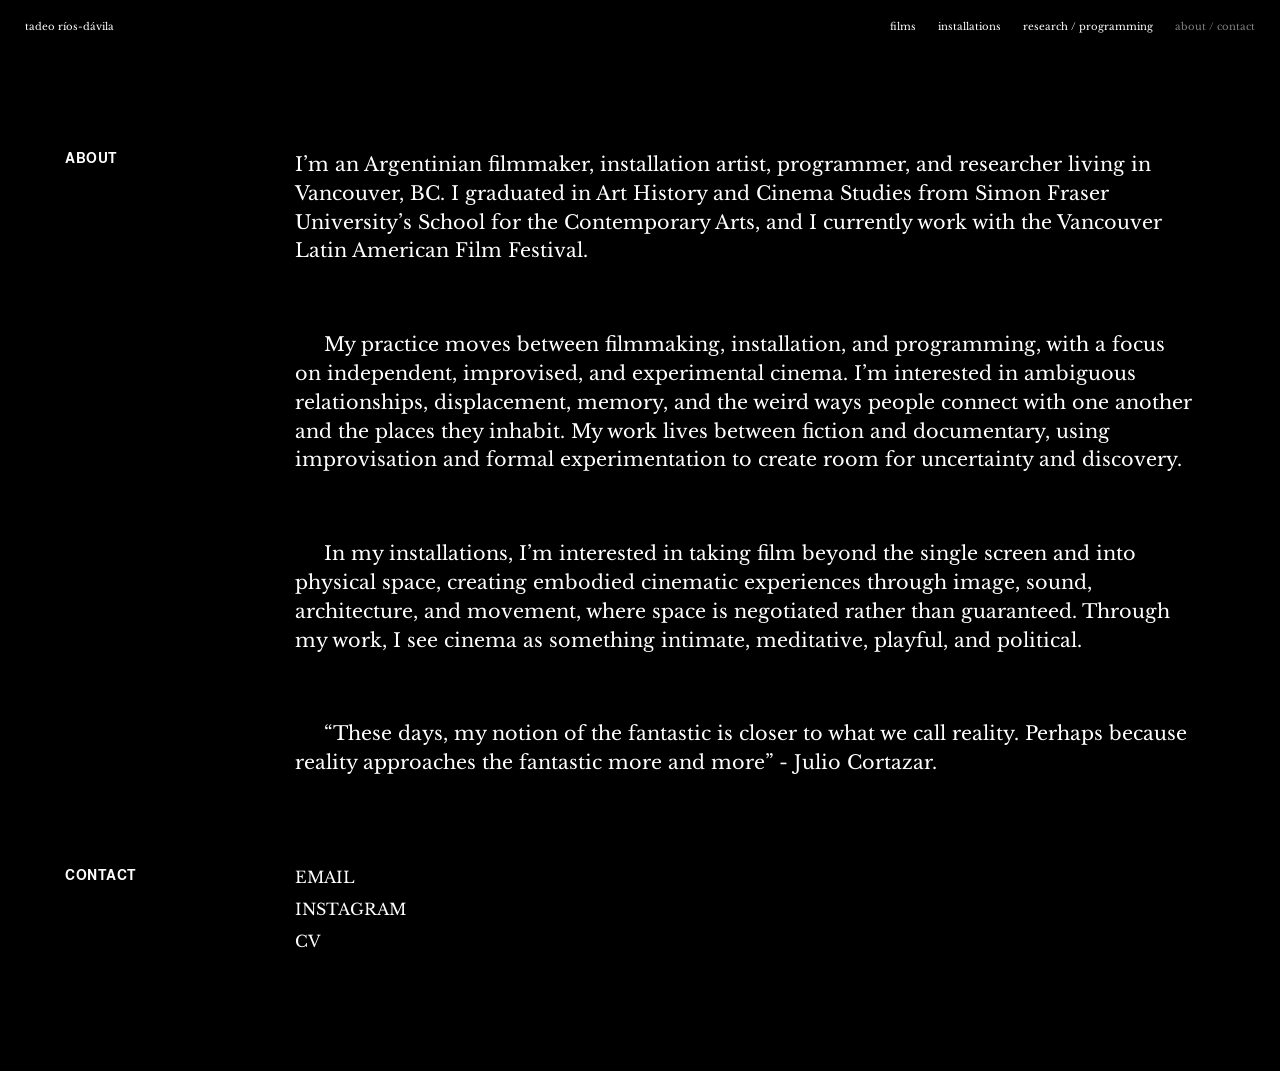
<file: about/index.html>
<!DOCTYPE html>
<html lang="en">
<head>
  <meta charset="UTF-8">
  <meta name="viewport" content="width=device-width, initial-scale=1.0">
  <title>about / contact — tadeo ríos-dávila</title>

  <link rel="preconnect" href="https://fonts.googleapis.com">
  <link rel="preconnect" href="https://fonts.gstatic.com" crossorigin>
  <link href="https://fonts.googleapis.com/css2?family=Almarai:ital,wght@1,800&family=Libre+Baskerville:wght@400;700&display=swap" rel="stylesheet">

  <link rel="stylesheet" href="/assets/site-transition.css">
</head>
<body>

<div id="site-transition-overlay"></div>

<div id="about-page">

  <nav class="about-navigation">
    <a href="/" class="about-nav-name">tadeo ríos-dávila</a>
    <div class="about-nav-links">
      <a href="/films">films</a>
      <a href="/installations">installations</a>
      <a href="/research">research / programming</a>
      <a href="/about" class="about-nav-current">about / contact</a>
    </div>
  </nav>

  <main class="about-content">

    <!-- ABOUT -->
    <section class="about-statement">
      <div class="about-label">ABOUT</div>
      <div class="about-text">
        <p>I’m an Argentinian filmmaker, installation artist, programmer, and researcher living in Vancouver, BC. I graduated in Art History and Cinema Studies from Simon Fraser University’s School for the Contemporary Arts, and I currently work with the Vancouver Latin American Film Festival.

        <p>My practice moves between filmmaking, installation, and programming, with a focus on independent, improvised, and experimental cinema. I’m interested in ambiguous relationships, displacement, memory, and the weird ways people connect with one another and the places they inhabit. My work lives between fiction and documentary, using improvisation and formal experimentation to create room for uncertainty and discovery.

        <p>In my installations, I’m interested in taking film beyond the single screen and into physical space, creating embodied cinematic experiences through image, sound, architecture, and movement, where space is negotiated rather than guaranteed. Through my work, I see cinema as something intimate, meditative, playful, and political. 

        <p>“These days, my notion of the fantastic is closer to what we call reality. Perhaps because reality approaches the fantastic more and more” - Julio Cortazar.
        
      </div>
    </section>

    <!-- CONTACT -->
    <section class="contact-section">
      <div class="about-label">CONTACT</div>
      <div class="contact-links">
        <a href="mailto:rios.tadeo.ca@gmail.com">EMAIL</a>
        <a href="https://www.instagram.com/storiesonthebidet/">INSTAGRAM</a>
        <a href="YOUR-CV-URL">CV</a>
      </div>
    </section>

  </main>

<style>

#about-page {
  min-height: 100vh;
  width: 100%;
  background: #000;
  color: #fff;
  font-family: "Libre Baskerville", serif;
  box-sizing: border-box;
}

.about-navigation {
  position: fixed;
  z-index: 50;
  top: 22px;
  left: 25px;
  right: 25px;
  display: flex;
  align-items: center;
  justify-content: space-between;
  font-size: 10px;
  line-height: 1;
}

.about-navigation a {
  color: #fff;
  text-decoration: none;
  border: none;
  box-shadow: none;
  transition: opacity 0.3s ease;
}

.about-navigation a:hover { opacity: 0.45; }
.about-nav-name { flex-shrink: 0; }
.about-nav-links { display: flex; align-items: center; gap: 22px; }
.about-nav-current { opacity: 0.5; }

.about-content {
  width: 100%;
  max-width: 1200px;
  margin: 0 auto;
  padding: 150px 25px 120px;
  box-sizing: border-box;
}

.about-statement {
  display: grid;
  grid-template-columns: 180px minmax(0, 900px);
  column-gap: 50px;
  margin-bottom: 90px;
}

.about-label {
  font-family: "Almarai", sans-serif;
  font-size: 14px;
  font-weight: 700;
  letter-spacing: 0.04em;
}

.about-text {
  font-size: clamp(17px, 1.5vw, 22px);
  line-height: 1.5;
}
  
.about-text p {
  margin: 0 0 30px;
  text-indent: 1.5em;
}

.about-text p:first-child {
  text-indent: 0;
}

.about-text p:last-child {
  margin-bottom: 0;
}

.about-text p + p {
  padding-top: 35px;
}
  
.contact-section {
  display: grid;
  grid-template-columns: 180px 1fr;
  column-gap: 50px;
}

.contact-links {
  display: flex;
  flex-direction: column;
  align-items: flex-start;
  gap: 12px;
}
.contact-links a {
  color: #fff;
  font-family: "Libre Baskerville", serif;
  font-size: 16px;
  text-decoration: none;
  border: none;
  box-shadow: none;
  transition: opacity 0.3s ease;
}

.contact-links a:hover { opacity: 0.45; }

@media (max-width: 700px) {
  .about-navigation { top: 18px; left: 18px; right: 18px; font-size: 8px; }
  .about-nav-links { gap: 10px; }
  .about-content { padding: 115px 18px 80px; }
  .about-statement, .contact-section { display: block; }
  .about-label { margin-bottom: 30px; }
  .about-statement { margin-bottom: 100px; }
  .about-text { font-size: 18px; }
}

</style>

</div>

<script src="/assets/site-transition.js"></script>
</body>
</html>
</file>
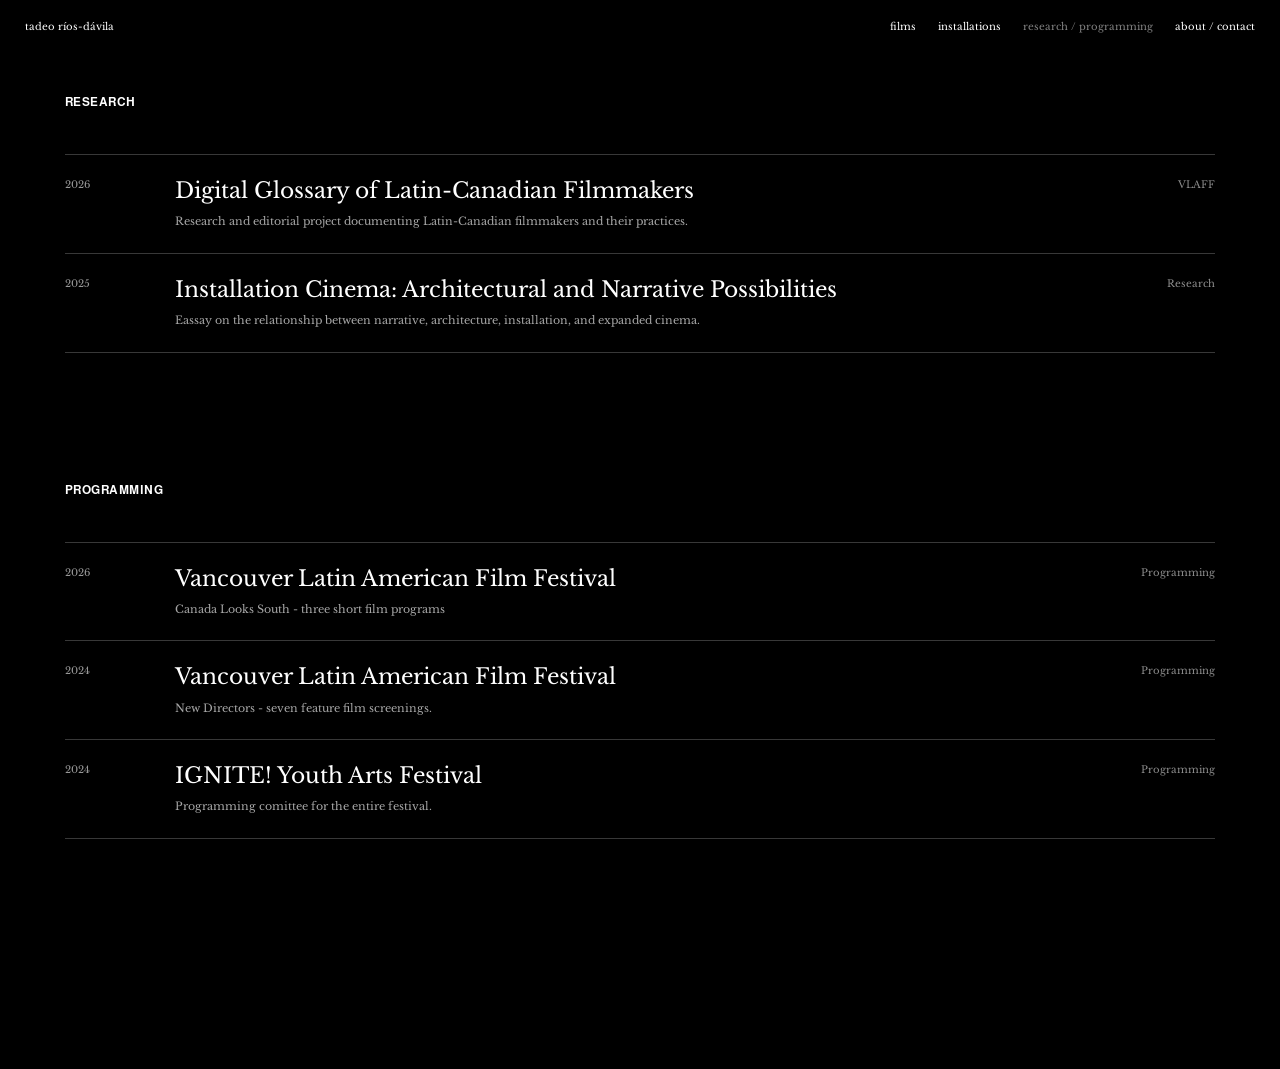
<file: research/index.html>
<!DOCTYPE html>
<html lang="en">
<head>
  <meta charset="UTF-8">
  <meta name="viewport" content="width=device-width, initial-scale=1.0">
  <title>research / programming — tadeo ríos-dávila</title>

  <link rel="preconnect" href="https://fonts.googleapis.com">
  <link rel="preconnect" href="https://fonts.gstatic.com" crossorigin>
  <link href="https://fonts.googleapis.com/css2?family=Almarai:ital,wght@1,800&family=Libre+Baskerville:wght@400;700&display=swap" rel="stylesheet">

  <link rel="stylesheet" href="/assets/site-transition.css">
</head>
<body>

<div id="site-transition-overlay"></div>

<div id="research-page">

  <nav class="quiet-navigation">
    <a href="/" class="quiet-nav-name">tadeo ríos-dávila</a>
    <div class="quiet-nav-links">
      <a href="/films">films</a>
      <a href="/installations">installations</a>
      <a href="/research" class="quiet-nav-current">research / programming</a>
      <a href="/about">about / contact</a>
    </div>
  </nav>

  <main class="research-content">

    <!-- RESEARCH -->
    <section class="research-section">
      <div class="research-label">RESEARCH</div>

      <div class="research-list">

        <article
          class="research-entry"
          data-type="placeholder"
          data-message="This project is currently in development."
          role="button"
          tabindex="0"
          aria-label="Digital Glossary of Latin-Canadian Filmmakers — currently in development"
        >
          <div class="research-year">2026</div>
          <div class="research-main">
            <div class="research-title">Digital Glossary of Latin-Canadian Filmmakers</div>
            <div class="research-description">
              Research and editorial project documenting Latin-Canadian filmmakers and their practices.
            </div>
          </div>
          <div class="research-context">VLAFF</div>
        </article>

        <article
          class="research-entry"
          data-type="pdf"
          data-href="RESEARCH-PDF-URL-2"
          role="button"
          tabindex="0"
          aria-label="Open PDF: Installation Cinema: Architectural and Narrative Possibilities"
        >
          <div class="research-year">2025</div>
          <div class="research-main">
            <div class="research-title">Installation Cinema: Architectural and Narrative Possibilities</div>
            <div class="research-description">
              Eassay on the relationship between narrative, architecture, installation, and expanded cinema.
            </div>
          </div>
          <div class="research-context">Research</div>
        </article>

      </div>
    </section>

    <!-- PROGRAMMING -->
    <section class="research-section" id="programming">
      <div class="research-label">PROGRAMMING</div>

      <div class="research-list">

        <article
          class="research-entry"
          data-type="link"
          data-href="https://vlaff.org/current-program/"
          role="button"
          tabindex="0"
          aria-label="View program: Canada Looks South, opens in a new tab"
        >
          <div class="research-year">2026</div>
          <div class="research-main">
            <div class="research-title">Vancouver Latin American Film Festival</div>
            <div class="research-description">Canada Looks South - three short film programs</div>
          </div>
          <div class="research-context">Programming</div>
        </article>

        <article
          class="research-entry"
          data-type="link"
          data-href="https://vlaff.org/festival/"
          role="button"
          tabindex="0"
          aria-label="View program: New Directors, opens in a new tab"
        >
          <div class="research-year">2024</div>
          <div class="research-main">
            <div class="research-title">Vancouver Latin American Film Festival</div>
            <div class="research-description">New Directors - seven feature film screenings.</div>
          </div>
          <div class="research-context">Programming</div>
        </article>

        <article
          class="research-entry"
          data-type="link"
          data-href="PROGRAM-URL-3"
          role="button"
          tabindex="0"
          aria-label="View program: IGNITE! Youth Arts Festival, opens in a new tab"
        >
          <div class="research-year">2024</div>
          <div class="research-main">
            <div class="research-title">IGNITE! Youth Arts Festival</div>
            <div class="research-description">Programming comittee for the entire festival.</div>
          </div>
          <div class="research-context">Programming</div>
        </article>

      </div>
    </section>

  </main>

  <!-- PDF VIEWER -->
  <div id="pdf-overlay">
    <button id="close-pdf" class="pdf-overlay-close" aria-label="Close PDF">×</button>
    <iframe id="pdf-frame" src="" title="Research PDF"></iframe>
  </div>

  <!-- INFO OVERLAY (for entries with no linked PDF/site yet) -->
  <div id="info-overlay">
    <button id="close-info" class="pdf-overlay-close" aria-label="Close">×</button>
    <div class="info-overlay-content">
      <div class="info-overlay-text" id="info-overlay-text"></div>
    </div>
  </div>

<style>

#research-page {
  min-height: 100vh;
  width: 100%;
  background: #000;
  color: #fff;
  font-family: "Libre Baskerville", serif;
  box-sizing: border-box;
}

.quiet-navigation {
  position: fixed;
  z-index: 50;
  top: 22px;
  left: 25px;
  right: 25px;
  display: flex;
  align-items: center;
  justify-content: space-between;
  font-size: 10px;
  line-height: 1;
}

.quiet-navigation a {
  color: #fff;
  text-decoration: none;
  border: none;
  box-shadow: none;
  transition: opacity 0.3s ease;
}

.quiet-navigation a:hover { opacity: 0.45; }
.quiet-nav-name { flex-shrink: 0; }
.quiet-nav-links { display: flex; align-items: center; gap: 22px; }
.quiet-nav-current { opacity: 0.5; }

.research-content {
  width: 100%;
  max-width: 1200px;
  box-sizing: border-box;
  margin: 0 auto;
  padding: 95px 25px 100px;
}

.research-section { margin-bottom: 130px; }

.research-label {
  font-family: "Almarai", sans-serif;
  font-size: 12px;
  font-weight: 700;
  letter-spacing: 0.04em;
  margin-bottom: 45px;
}

.research-entry {
  display: grid;
  grid-template-columns: 80px 1fr 160px;
  column-gap: 30px;
  padding: 22px 0;
  border-top: 1px solid rgba(255, 255, 255, 0.22);
  transition: opacity 0.3s ease;
  cursor: pointer;
}

.research-entry:last-child {
  border-bottom: 1px solid rgba(255, 255, 255, 0.22);
}

.research-entry:hover { opacity: 0.55; }

.research-entry:focus-visible {
  outline: 1px solid rgba(255, 255, 255, 0.55);
  outline-offset: 4px;
}

.research-year {
  font-size: 10px;
  line-height: 1.5;
  opacity: 0.6;
}

.research-title {
  font-size: clamp(17px, 1.7vw, 24px);
  line-height: 1.25;
  margin-bottom: 9px;
}

.research-description {
  max-width: 600px;
  font-size: 11px;
  line-height: 1.6;
  opacity: 0.65;
}

.research-context {
  font-size: 10px;
  line-height: 1.5;
  text-align: right;
  opacity: 0.55;
}

/* =========================================================
   PDF VIEWER
========================================================= */
#pdf-overlay {
  position: fixed;
  z-index: 300;
  inset: 0;
  display: flex;
  align-items: center;
  justify-content: center;
  background: #000;
  visibility: hidden;
  opacity: 0;
  pointer-events: none;
  transition: opacity 0.5s ease, visibility 0s linear 0.5s;
}

#pdf-overlay.open {
  visibility: visible;
  opacity: 1;
  pointer-events: auto;
  transition: opacity 0.5s ease;
}

#pdf-frame {
  width: 100%;
  height: 100%;
  border: none;
  display: block;
  background: #fff;
}

.pdf-overlay-close {
  position: absolute;
  z-index: 310;
  top: 22px;
  right: 25px;
  appearance: none;
  border: none;
  background: transparent;
  color: #fff;
  font-family: "Libre Baskerville", serif;
  font-size: 28px;
  line-height: 1;
  cursor: pointer;
  padding: 0;
}

.pdf-overlay-close:hover { opacity: 0.5; }

#info-overlay {
  position: fixed;
  z-index: 300;
  inset: 0;
  display: flex;
  align-items: center;
  justify-content: center;
  background: rgba(0, 0, 0, 0.65);
  visibility: hidden;
  opacity: 0;
  transition: opacity 0.5s ease, visibility 0s linear 0.5s;
}

#info-overlay.open {
  visibility: visible;
  opacity: 1;
  transition: opacity 0.5s ease;
}

.info-overlay-content {
  max-width: 500px;
  padding: 0 25px;
  text-align: center;
}

.info-overlay-text {
  font-family: "Libre Baskerville", serif;
  font-size: clamp(16px, 1.8vw, 22px);
  line-height: 1.5;
}

@media (max-width: 700px) {
  .quiet-navigation { top: 18px; left: 18px; right: 18px; font-size: 8px; }
  .quiet-nav-links { gap: 10px; }
  .research-content { padding: 115px 18px 70px; }
  .research-section { margin-bottom: 90px; }
  .research-label { margin-bottom: 30px; }
  .research-entry { grid-template-columns: 45px 1fr; column-gap: 15px; }
  .research-context { grid-column: 2; text-align: left; margin-top: 12px; }
}

</style>

</div>

<script>
document.addEventListener("DOMContentLoaded", function () {

  const pdfOverlay = document.getElementById("pdf-overlay");
  const pdfFrame = document.getElementById("pdf-frame");
  const closePdfButton = document.getElementById("close-pdf");

  const infoOverlay = document.getElementById("info-overlay");
  const infoOverlayText = document.getElementById("info-overlay-text");
  const closeInfoButton = document.getElementById("close-info");

  function openPdf(url) {
    pdfFrame.src = url;
    pdfOverlay.classList.add("open");
  }

  function closePdf() {
    pdfOverlay.classList.remove("open");
    pdfFrame.src = ""; // stop loading/rendering once closed
  }

  function openInfo(message) {
    infoOverlayText.textContent = message;
    infoOverlay.classList.add("open");
  }

  function closeInfo() {
    infoOverlay.classList.remove("open");
  }

  function activateEntry(entry) {
    const type = entry.dataset.type;
    const href = entry.dataset.href;

    if (type === "pdf" && href) {
      openPdf(href);
    } else if (type === "link" && href) {
      window.open(href, "_blank", "noopener");
    } else if (type === "placeholder") {
      openInfo(entry.dataset.message || "More information coming soon.");
    }
  }

  document.querySelectorAll(".research-entry").forEach(function (entry) {
    entry.addEventListener("click", function () {
      activateEntry(entry);
    });

    entry.addEventListener("keydown", function (event) {
      if (event.key === "Enter" || event.key === " ") {
        event.preventDefault(); // stop the page from scrolling on Space
        activateEntry(entry);
      }
    });
  });

  closePdfButton.addEventListener("click", closePdf);
  closeInfoButton.addEventListener("click", closeInfo);

  document.addEventListener("keydown", function (event) {
    if (event.key === "Escape") {
      closePdf();
      closeInfo();
    }
  });

});
</script>

<script src="/assets/site-transition.js"></script>
</body>
</html>
</file>
<file: assets/site-transition.css>
/* =========================================================
   SITE-WIDE PAGE TRANSITION
   Linked from every page's <head>. Paints the page black
   immediately (no white flash before content/CSS loads) and
   provides the fade overlay used during navigation.
========================================================= */

html, body {
  background: #000 !important;
  margin: 0;
}

#site-transition-overlay {
  position: fixed;
  inset: 0;
  z-index: 999999;
  background: #000;
  opacity: 0;
  pointer-events: none;
  transition: opacity 0.4s ease;
}

#site-transition-overlay.active {
  opacity: 1;
  pointer-events: auto;
}
</file>
